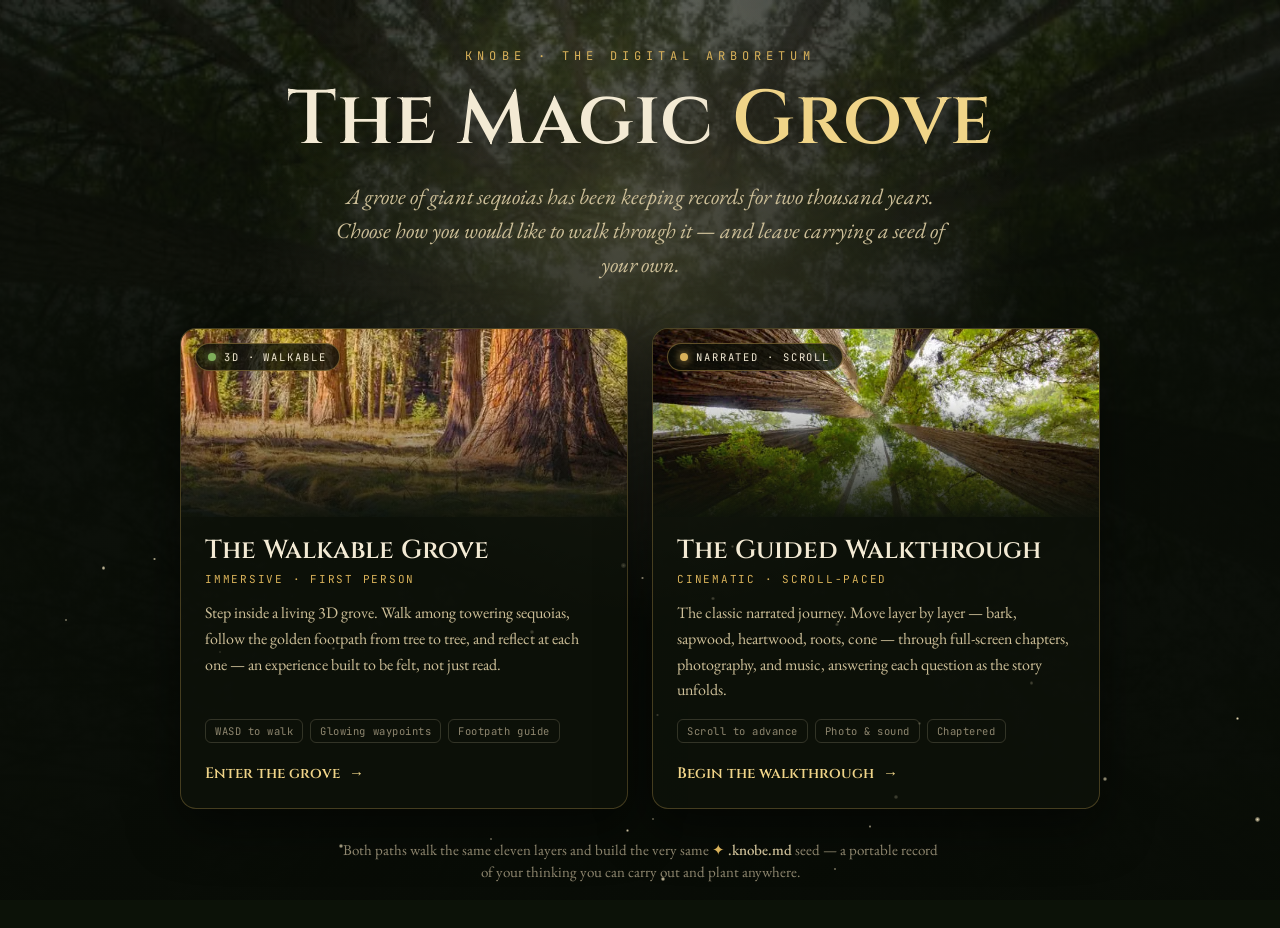
<file: index.html>
<!DOCTYPE html>
<html lang="en">
<head>
<meta charset="utf-8" />
<meta name="viewport" content="width=device-width, initial-scale=1.0" />
<title>The Magic Grove — Enter</title>
<link rel="preconnect" href="https://fonts.googleapis.com" />
<link rel="preconnect" href="https://fonts.gstatic.com" crossorigin />
<link href="https://fonts.googleapis.com/css2?family=Cinzel:wght@400;500;600;700&family=EB+Garamond:ital,wght@0,400;0,500;1,400&family=JetBrains+Mono:wght@400;500&display=swap" rel="stylesheet" />
<style>
  :root{
    --ink:#f3ead4; --ink-soft:#cdbf98; --ink-mute:#8f876f;
    --gold:#d9b25a; --gold-glow:#f0d488; --leaf:#7fae5a;
    --bark:#6b4a30; --bg:#0c1208;
    --display:'Cinzel',Georgia,serif; --body:'EB Garamond',Georgia,serif; --mono:'JetBrains Mono',ui-monospace,monospace;
  }
  *{box-sizing:border-box;margin:0;padding:0}
  html,body{min-height:100%}
  body{
    background:var(--bg); color:var(--ink); font-family:var(--body);
    -webkit-font-smoothing:antialiased; position:relative; overflow-x:hidden;
    display:flex; flex-direction:column; min-height:100dvh;
  }
  /* backdrop */
  .bg{position:fixed; inset:0; z-index:0;
    background:
      radial-gradient(ellipse 90% 70% at 50% 0%, rgba(12,18,8,0.35), rgba(8,12,6,0.92) 78%),
      linear-gradient(180deg, rgba(10,14,7,0.55), rgba(8,11,6,0.96)),
      url('grove/assets/canopy-up.webp') center 22%/cover no-repeat;
    filter:saturate(0.92);
  }
  .bg::after{content:""; position:absolute; inset:0;
    background:radial-gradient(circle at 50% 26%, rgba(255,232,170,0.16), transparent 42%);
    mix-blend-mode:screen;}
  /* drifting motes */
  .motes{position:fixed; inset:0; z-index:1; pointer-events:none; overflow:hidden}
  .mote{position:absolute; width:3px; height:3px; border-radius:50%;
    background:radial-gradient(circle, rgba(255,240,200,0.9), rgba(255,220,150,0));
    animation:drift linear infinite}
  @keyframes drift{0%{transform:translateY(20px) translateX(0); opacity:0}
    10%{opacity:.8}90%{opacity:.7}100%{transform:translateY(-60vh) translateX(30px); opacity:0}}

  .wrap{position:relative; z-index:2; flex:1; display:flex; flex-direction:column;
    align-items:center; justify-content:center; padding:48px 24px 36px; text-align:center}

  .eyebrow{font-family:var(--mono); font-size:12px; letter-spacing:0.42em; text-transform:uppercase;
    color:var(--gold); opacity:0; animation:rise 1s ease .1s forwards}
  h1{font-family:var(--display); font-weight:600; font-size:clamp(38px,7vw,76px);
    line-height:1.02; letter-spacing:0.01em; margin:18px 0 0;
    text-shadow:0 2px 40px rgba(0,0,0,0.6); opacity:0; animation:rise 1.1s ease .25s forwards}
  h1 .light{color:var(--gold-glow)}
  .lede{font-family:var(--body); font-style:italic; font-size:clamp(17px,2.3vw,22px);
    color:var(--ink-soft); max-width:620px; margin:20px auto 0; line-height:1.55;
    opacity:0; animation:rise 1.1s ease .45s forwards}

  .choices{display:grid; grid-template-columns:repeat(2,minmax(0,1fr)); gap:24px;
    width:100%; max-width:920px; margin:46px auto 0}
  @media(max-width:720px){.choices{grid-template-columns:1fr; max-width:440px}}

  .card{position:relative; display:flex; flex-direction:column; text-align:left;
    text-decoration:none; color:inherit; border:1px solid rgba(217,178,90,0.28);
    border-radius:16px; overflow:hidden; background:rgba(14,19,11,0.72);
    box-shadow:0 18px 50px rgba(0,0,0,0.5); transition:transform .35s cubic-bezier(.2,.7,.3,1), border-color .35s, box-shadow .35s;
    opacity:0; transform:translateY(26px); animation:rise 1s ease forwards}
  .card:nth-child(1){animation-delay:.6s}
  .card:nth-child(2){animation-delay:.74s}
  .card:hover{transform:translateY(-6px); border-color:rgba(240,212,136,0.7);
    box-shadow:0 26px 70px rgba(0,0,0,0.62), 0 0 0 1px rgba(240,212,136,0.18)}
  .card .visual{position:relative; height:188px; overflow:hidden}
  .card .visual img{width:100%; height:100%; object-fit:cover; transition:transform .8s ease; transform:scale(1.04)}
  .card:hover .visual img{transform:scale(1.12)}
  .card .visual::after{content:""; position:absolute; inset:0;
    background:linear-gradient(180deg, rgba(12,16,8,0) 35%, rgba(13,18,10,0.95))}
  .badge{position:absolute; top:14px; left:14px; z-index:2; display:flex; align-items:center; gap:8px;
    font-family:var(--mono); font-size:10.5px; letter-spacing:0.18em; text-transform:uppercase;
    color:var(--ink); background:rgba(10,14,7,0.78); border:1px solid rgba(217,178,90,0.4);
    border-radius:999px; padding:6px 12px}
  .badge.b3d .dot{background:var(--leaf); box-shadow:0 0 8px var(--leaf)}
  .badge.bclassic .dot{background:var(--gold); box-shadow:0 0 8px var(--gold)}
  .badge .dot{width:8px; height:8px; border-radius:50%}
  .body{padding:20px 24px 24px; display:flex; flex-direction:column; flex:1}
  .ctitle{font-family:var(--display); font-weight:600; font-size:26px; line-height:1.1}
  .csub{font-family:var(--mono); font-size:11px; letter-spacing:0.16em; text-transform:uppercase;
    color:var(--gold); margin-top:7px}
  .cdesc{font-size:16px; line-height:1.6; color:var(--ink-soft); margin-top:14px; flex:1}
  .cfeats{display:flex; flex-wrap:wrap; gap:7px; margin-top:16px}
  .feat{font-family:var(--mono); font-size:10.5px; letter-spacing:0.05em; color:var(--ink-mute);
    border:1px solid rgba(143,135,111,0.3); border-radius:6px; padding:4px 9px}
  .cgo{display:flex; align-items:center; gap:9px; margin-top:20px;
    font-family:var(--display); font-weight:600; font-size:15px; color:var(--gold-glow)}
  .cgo .arrow{transition:transform .35s ease}
  .card:hover .cgo .arrow{transform:translateX(6px)}

  .footnote{position:relative; z-index:2; margin:30px auto 8px; max-width:640px;
    font-family:var(--body); font-size:15px; color:var(--ink-mute); line-height:1.5;
    opacity:0; animation:rise 1s ease .95s forwards; padding:0 20px}
  .footnote b{color:var(--ink-soft); font-weight:500}
  .seedglyph{color:var(--gold)}

  @keyframes rise{from{opacity:0; transform:translateY(20px)}to{opacity:1; transform:translateY(0)}}
  @media(prefers-reduced-motion:reduce){*{animation:none!important; opacity:1!important; transform:none!important}}
</style>
</head>
<body>
  <div class="bg" aria-hidden="true"></div>
  <div class="motes" id="motes" aria-hidden="true"></div>

  <main class="wrap">
    <div class="eyebrow">KNOBE · The Digital Arboretum</div>
    <h1>The Magic&nbsp;<span class="light">Grove</span></h1>
    <p class="lede">A grove of giant sequoias has been keeping records for two thousand years. Choose how you would like to walk through it — and leave carrying a seed of your own.</p>

    <div class="choices">
      <a class="card" href="sequoia-grove.html">
        <div class="visual">
          <span class="badge b3d"><span class="dot"></span>3D · Walkable</span>
          <img src="grove/assets/grove-meadow.webp" alt="Sunlit grove of giant sequoias" />
        </div>
        <div class="body">
          <div class="ctitle">The Walkable Grove</div>
          <div class="csub">Immersive · First person</div>
          <p class="cdesc">Step inside a living 3D grove. Walk among towering sequoias, follow the golden footpath from tree to tree, and reflect at each one — an experience built to be felt, not just read.</p>
          <div class="cfeats">
            <span class="feat">WASD to walk</span>
            <span class="feat">Glowing waypoints</span>
            <span class="feat">Footpath guide</span>
          </div>
          <div class="cgo">Enter the grove <span class="arrow">→</span></div>
        </div>
      </a>

      <a class="card" href="guided-walkthrough.html">
        <div class="visual">
          <span class="badge bclassic"><span class="dot"></span>Narrated · Scroll</span>
          <img src="grove/assets/grove-lowangle.webp" alt="Looking up the trunks of giant sequoias" />
        </div>
        <div class="body">
          <div class="ctitle">The Guided Walkthrough</div>
          <div class="csub">Cinematic · Scroll-paced</div>
          <p class="cdesc">The classic narrated journey. Move layer by layer — bark, sapwood, heartwood, roots, cone — through full-screen chapters, photography, and music, answering each question as the story unfolds.</p>
          <div class="cfeats">
            <span class="feat">Scroll to advance</span>
            <span class="feat">Photo &amp; sound</span>
            <span class="feat">Chaptered</span>
          </div>
          <div class="cgo">Begin the walkthrough <span class="arrow">→</span></div>
        </div>
      </a>
    </div>

    <p class="footnote">Both paths walk the same eleven layers and build the very same <b><span class="seedglyph">✦</span> .knobe.md</b> seed — a portable record of your thinking you can carry out and plant anywhere.</p>
  </main>

  <script>
    // gentle drifting motes
    (function(){
      const c = document.getElementById('motes');
      const N = window.innerWidth < 700 ? 14 : 26;
      for(let i=0;i<N;i++){
        const m=document.createElement('div'); m.className='mote';
        const s=2+Math.random()*3;
        m.style.left=Math.random()*100+'vw';
        m.style.top=(60+Math.random()*40)+'vh';
        m.style.width=m.style.height=s+'px';
        m.style.animationDuration=(11+Math.random()*16)+'s';
        m.style.animationDelay=(-Math.random()*16)+'s';
        c.appendChild(m);
      }
    })();
  </script>
</body>
</html>
</file>
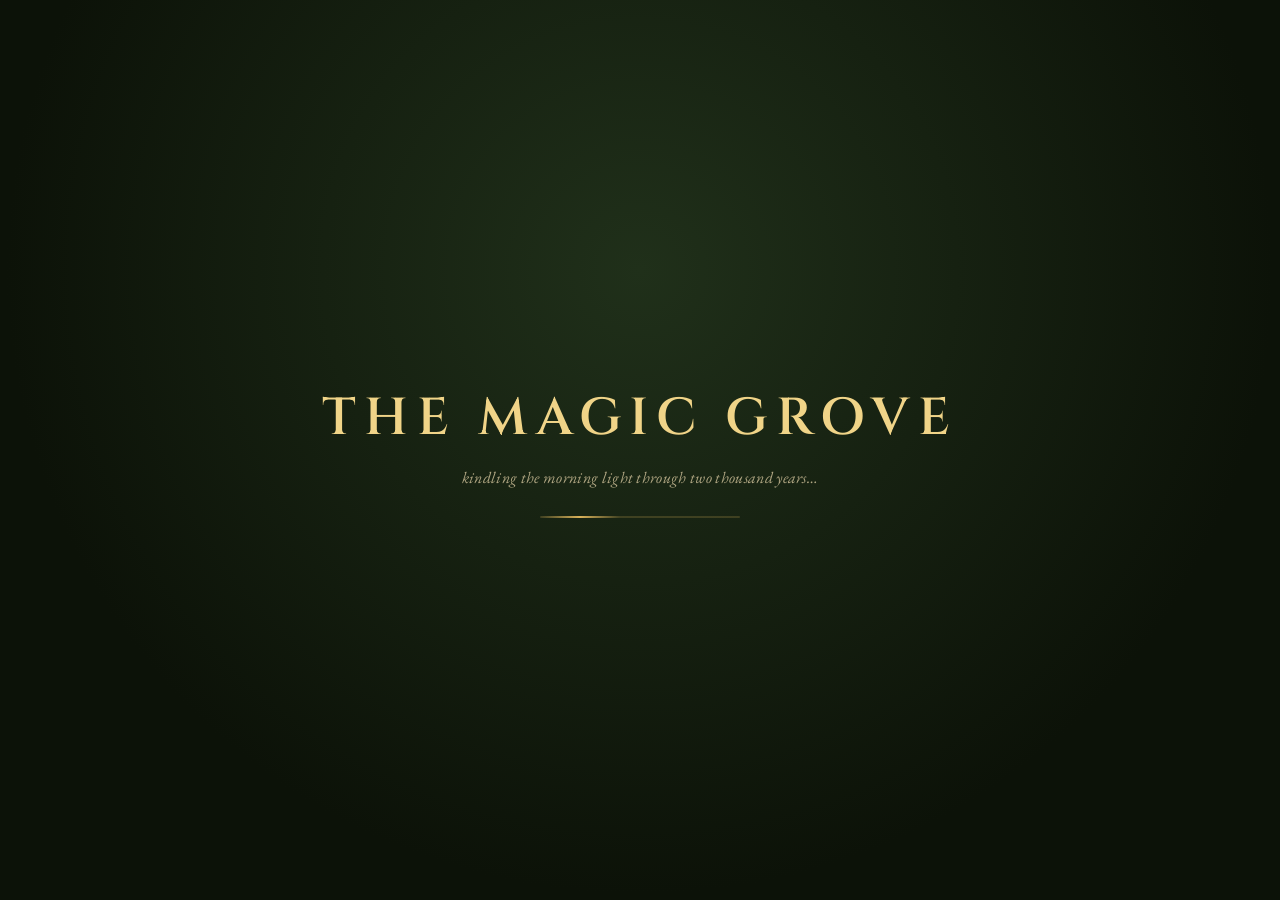
<file: sequoia-grove.html>
<!DOCTYPE html>
<html lang="en">
<head>
<meta charset="utf-8" />
<meta name="viewport" content="width=device-width, initial-scale=1.0" />
<title>The Magic Grove — A Walkable KNOBE Journey</title>
<link rel="preconnect" href="https://fonts.googleapis.com" />
<link rel="preconnect" href="https://fonts.gstatic.com" crossorigin />
<link href="https://fonts.googleapis.com/css2?family=Cinzel:wght@500;600;700&family=EB+Garamond:ital,wght@0,400;0,500;0,600;1,400;1,500&family=JetBrains+Mono:wght@400;500&display=swap" rel="stylesheet" />
<link rel="stylesheet" href="grove/grove.css" />
<script src="https://aframe.io/releases/1.6.0/aframe.min.js"></script>
<style>
  /* photographic canopy behind the name screen */
  #intro{
    background:
      linear-gradient(rgba(8,12,6,0.50), rgba(8,12,6,0.82)),
      url('grove/assets/canopy-up.webp') center 30%/cover no-repeat,
      radial-gradient(ellipse at 50% 20%, #2a3a1f 0%, #0c1208 75%) !important;
  }
  #intro .intro-card{
    background: radial-gradient(ellipse at center, rgba(10,14,8,0.35), rgba(10,14,8,0));
    padding: 30px 26px; border-radius: 18px;
  }
  /* fade-in choreography for the intro copy */
  #intro .eyebrow,#intro h1,#intro .lede,#intro .ask,#intro .name-wrap{
    opacity:0; animation: introRise 1.1s ease forwards;
  }
  #intro h1{animation-delay:.15s}
  #intro .lede.l1{animation-delay:.7s}
  #intro .lede.l2{animation-delay:1.4s}
  #intro .ask{animation-delay:2.1s}
  #intro .name-wrap{animation-delay:2.6s}
  @keyframes introRise{from{opacity:0;transform:translateY(16px)}to{opacity:1;transform:translateY(0)}}
  /* reticle dot for orientation */
  .gaze-pip{background:rgba(14,20,10,0.5);padding:5px 12px;border-radius:999px}

  /* visually-hidden helper for accessible names that stay off-screen */
  .sr-only{position:absolute!important;width:1px;height:1px;padding:0;margin:-1px;
    overflow:hidden;clip:rect(0,0,0,0);white-space:nowrap;border:0}

  /* Heavy backdrop-filter over the live WebGL canvas stalls the slide
     transitions — drop it on the sliding panels and lean on opacity instead. */
  #task{ backdrop-filter:none !important; -webkit-backdrop-filter:none !important;
    background:rgba(19,25,15,0.975) !important; }
  #sidebar{ backdrop-filter:none !important; -webkit-backdrop-filter:none !important;
    background:rgba(9,13,7,0.99) !important; }
  #scrim{ backdrop-filter:none !important; -webkit-backdrop-filter:none !important; }
</style>
</head>
<body>

  <!-- ====================== 3D WORLD ====================== -->
  <a-scene grove-builder background="color: #9fc6e8"
    renderer="colorManagement: true; physicallyCorrectLights: true; toneMapping: ACESFilmic; exposure: 1.05; antialias: true; sortObjects: true; logarithmicDepthBuffer: true"
    vr-mode-ui="enabled: false" device-orientation-permission-ui="enabled: false"
    embedded>
    <a-entity id="cam" camera="fov: 70; near: 0.1; far: 320; active: true"
      look-controls="enabled: false" wasd-controls="enabled: false"
      position="0 8 64"></a-entity>
  </a-scene>

  <!-- ====================== BOOT LOADER ====================== -->
  <div id="boot">
    <div class="boot-inner">
      <div class="boot-mark">THE MAGIC GROVE</div>
      <div class="boot-sub">kindling the morning light through two thousand years…</div>
      <div class="boot-bar"><i></i></div>
    </div>
  </div>

  <!-- ====================== NAME / ENTRY ====================== -->
  <div id="intro">
    <div class="intro-card">
      <div class="eyebrow">A Walkable KNOBE Journey · Knobe.org</div>
      <h1>The Grove Has<br />Been Waiting</h1>
      <p class="lede l1">There is a grove of Giant Sequoias in the mountains of California that has been watching the world for two thousand years. It is enchanted — not in the fairy-tale sense, but in the older sense: something so alive, so deeply rooted, that it cannot help but pay attention.</p>
      <p class="lede l2">The grove has things to share with you. But it is also curious about your life: what you are making, what you are carrying, what you hope survives. Spend about thirty minutes here. When you leave, you will carry a small seed: a digital record of your thinking, structured so any mind, human or machine, can grow with it. Walk among the trees — at each one, the grove asks you something true, and gathers your answers into the seed you carry out.</p>
      <fieldset class="walker-choice">
        <legend>Choose your walker</legend>
        <label class="walker-opt">
          <input type="radio" name="walker" value="male" checked />
          <span class="walker-figure" aria-hidden="true">
            <svg viewBox="0 0 40 80"><circle cx="20" cy="11" r="8"/><path d="M8 24h24l-3 26h-4v26h-5V50h-0V76h-5V50h-4z"/></svg>
          </span>
          <span class="walker-name">Male</span>
        </label>
        <label class="walker-opt">
          <input type="radio" name="walker" value="female" />
          <span class="walker-figure" aria-hidden="true">
            <svg viewBox="0 0 40 80"><circle cx="20" cy="11" r="8"/><path d="M11 24h18l6 30h-5l-1-8v30h-5V56h-8v20h-5V46l-1 8H5z"/></svg>
          </span>
          <span class="walker-name">Female</span>
        </label>
      </fieldset>
      <div class="ask" id="name-ask">What should we call you?</div>
      <div class="name-wrap">
        <input type="text" id="name-input" maxlength="60" autocomplete="off" aria-labelledby="name-ask" placeholder="A name to carry into the grove" />
        <button class="btn" id="enter-btn" disabled>Enter the Grove →</button>
      </div>
    </div>
  </div>

  <!-- ====================== HUD ====================== -->
  <div id="hud">
    <!-- top: title + progress -->
    <div class="hud-top">
      <span class="title">The Grove</span>
      <span class="sep"></span>
      <div class="progress-dots" id="progress"></div>
    </div>

    <!-- on-screen footpath toggle (default on) -->
    <button class="path-toggle on" id="path-toggle" title="Toggle the footpath to your next stop">
      <span class="dot"></span> Footpath&nbsp;<b id="path-state">On</b>
    </button>

    <!-- tools -->
    <nav class="hud-tools" aria-label="Grove tools">
      <a class="tool" id="tool-home" href="index.html" aria-label="Switch view — back to entrance" title="Switch view — back to entrance">
        <svg aria-hidden="true" viewBox="0 0 24 24" fill="none" stroke="currentColor" stroke-width="1.7" stroke-linecap="round" stroke-linejoin="round"><path d="M3 11l9-8 9 8"/><path d="M5 10v10h5v-6h4v6h5V10"/></svg>
      </a>
      <button type="button" class="tool" id="tool-path" aria-label="Show the path to your next stop" title="Show the path to your next stop">
        <svg aria-hidden="true" viewBox="0 0 24 24" fill="none" stroke="currentColor" stroke-width="1.7" stroke-linecap="round" stroke-linejoin="round"><path d="M9 20s-5-1-5-5 4-4 7-4 6-1 6-4-4-4-4-4"/><circle cx="7" cy="20" r="1.4" fill="currentColor" stroke="none"/><circle cx="13" cy="12" r="1.2" fill="currentColor" stroke="none"/><circle cx="17" cy="5" r="1.2" fill="currentColor" stroke="none"/></svg>
      </button>
      <button type="button" class="tool" id="tool-seed" aria-label="Open your seed panel" title="Open your seed panel">
        <svg aria-hidden="true" viewBox="0 0 24 24" fill="none" stroke="currentColor" stroke-width="1.7" stroke-linecap="round" stroke-linejoin="round"><path d="M12 21c-4 0-7-3-7-7 0-5 7-11 7-11s7 6 7 11c0 4-3 7-7 7z"/><path d="M12 21v-9M9 14l3-2 3 2"/></svg>
      </button>
      <div class="tool-group">
        <button type="button" class="tool" id="tool-music" aria-pressed="false" aria-label="Play guiding sound toward your next stop" title="Play guiding sound toward your next stop">
          <svg aria-hidden="true" viewBox="0 0 24 24" fill="none" stroke="currentColor" stroke-width="1.7" stroke-linecap="round" stroke-linejoin="round"><path d="M9 18V5l12-2v13"/><circle cx="6" cy="18" r="3"/><circle cx="18" cy="16" r="3"/></svg>
        </button>
        <label class="tool-volume" id="volume-wrap" hidden>
          <span class="tool-volume-label">Guiding sound volume</span>
          <input type="range" id="volume-slider" min="0" max="100" step="5" value="70"
                 aria-label="Guiding sound volume">
        </label>
      </div>
      <button type="button" class="tool" id="tool-avatar" aria-label="Switch walker" title="Switch walker">
        <svg aria-hidden="true" viewBox="0 0 24 24" fill="none" stroke="currentColor" stroke-width="1.7" stroke-linecap="round" stroke-linejoin="round"><circle cx="12" cy="6" r="3"/><path d="M6 21v-6a6 6 0 0112 0v6"/><path d="M9 14v7M15 14v7"/></svg>
      </button>
      <button type="button" class="tool on" id="tool-voice" aria-pressed="true" aria-label="Turn the spoken voice off (captions stay on)" title="Turn the spoken voice off (captions stay on)">
        <svg aria-hidden="true" viewBox="0 0 24 24" fill="none" stroke="currentColor" stroke-width="1.7" stroke-linecap="round" stroke-linejoin="round"><path d="M11 5L6 9H3v6h3l5 4z"/><path d="M15.5 8.5a5 5 0 010 7"/><path d="M18.5 5.5a9 9 0 010 13"/></svg>
      </button>
      <button type="button" class="tool on" id="tool-captions" aria-pressed="true" aria-label="Turn captions off" title="Turn captions off">
        <svg aria-hidden="true" viewBox="0 0 24 24" fill="none" stroke="currentColor" stroke-width="1.7" stroke-linecap="round" stroke-linejoin="round"><rect x="3" y="5" width="18" height="14" rx="2"/><path d="M10 10a2 2 0 10 0 4M17 10a2 2 0 10 0 4"/></svg>
      </button>
      <button type="button" class="tool" id="tool-night" aria-pressed="false" aria-label="Switch to night grove with fireflies" title="Switch to night grove with fireflies">
        <svg aria-hidden="true" viewBox="0 0 24 24" fill="none" stroke="currentColor" stroke-width="1.7" stroke-linecap="round" stroke-linejoin="round"><path d="M21 12.8A9 9 0 1111.2 3a7 7 0 009.8 9.8z"/></svg>
      </button>
      <button type="button" class="tool" id="tool-fs" aria-label="Toggle fullscreen" title="Toggle fullscreen">
        <svg aria-hidden="true" viewBox="0 0 24 24" fill="none" stroke="currentColor" stroke-width="1.7" stroke-linecap="round" stroke-linejoin="round"><path d="M8 3H5a2 2 0 00-2 2v3m18 0V5a2 2 0 00-2-2h-3m0 18h3a2 2 0 002-2v-3M3 16v3a2 2 0 002 2h3"/></svg>
      </button>
    </nav>

    <!-- movement hint -->
    <div class="hud-hint" id="hud-hint">
      <div class="desktop-only"><b>W A S D</b> walk &nbsp;·&nbsp; <b>drag</b> or <b>arrow keys</b> to look</div>
      <div class="desktop-only" style="margin-top:6px"><b>click</b> ground to walk there &nbsp;·&nbsp; <b>Space</b> jump &nbsp;·&nbsp; <b>Q</b> or hold <b>↑</b> to gaze up</div>
      <div class="desktop-only" style="margin-top:6px">walk up the <b>Mother of the Forest</b> stump to explore its living layers</div>
      <div class="touch-only"><b>joystick</b> to walk &nbsp;·&nbsp; <b>drag</b> to look</div>
      <div class="touch-only" style="margin-top:6px"><b>tap</b> ground to walk there &nbsp;·&nbsp; <b>two fingers</b> to look up</div>
      <div class="touch-only" style="margin-top:6px">walk up the <b>Mother of the Forest</b> stump to explore its living layers</div>
      <div style="margin-top:6px">follow the <b>golden footpath</b> to your next stop</div>
      <button type="button" class="dismiss" id="hint-dismiss" aria-expanded="true" aria-controls="hud-hint">hide controls</button>
    </div>
    <!-- the hint folds into this controller button; press it to bring the text back -->
    <button type="button" class="tool hint-toggle" id="hint-toggle" aria-expanded="false" aria-controls="hud-hint" aria-label="Show the controls" title="Show the controls" hidden>
      <svg aria-hidden="true" viewBox="0 0 24 24" fill="none" stroke="currentColor" stroke-width="1.7" stroke-linecap="round" stroke-linejoin="round"><path d="M6 8h12a4 4 0 014 4v3a3 3 0 01-5.2 2L15 15H9l-1.8 2A3 3 0 012 15v-3a4 4 0 014-4z"/><path d="M7 11v3M5.5 12.5h3"/><circle cx="16" cy="11.5" r="0.9" fill="currentColor" stroke="none"/><circle cx="18.5" cy="13.5" r="0.9" fill="currentColor" stroke="none"/></svg>
    </button>

    <!-- gaze pip -->
    <div class="gaze-pip">hold <b>Q</b> or <b>↑</b> to look up into the canopy</div>

    <!-- the look-up canopy reading (appears while gazing up) -->
    <div id="canopy-note" class="canopy-note" hidden>
      <button type="button" class="cn-min" id="cn-min" aria-expanded="true" aria-controls="cn-body" aria-label="Minimize the looking-up reading" title="Minimize">–</button>
      <div class="cn-sup">Looking up</div>
      <div id="cn-body" role="status" aria-live="polite">
        <div class="cn-title" id="cn-title"></div>
        <p class="cn-text" id="cn-text"></p>
      </div>
    </div>

    <!-- the Mother's ring reader (appears while standing on the stump) -->
    <div id="ring-reader" class="ring-reader" hidden>
      <div class="rr-sup">On the Mother of the Forest</div>
      <div class="rr-band" id="rr-band"></div>
      <div class="rr-year" id="rr-year"></div>
      <div class="rr-event" id="rr-event"></div>
      <div class="rr-note">walk toward the center to read older rings · years approximate</div>
    </div>
    <p id="rr-live" class="sr-only" role="status" aria-live="polite"></p>

    <!-- proximity prompt -->
    <div id="prompt"></div>
  </div>

  <!-- Captions: the line the voice is saying, as it says it, at the bottom of
       the screen. aria-hidden because the whole passage also reaches assistive
       technology once through #nar-live. Stop is the audio-control (1.4.2). -->
  <div id="captions-bar" class="captions-bar" hidden>
    <p id="captions" class="captions" aria-hidden="true"></p>
    <button type="button" class="cap-stop" id="nar-stop">Stop</button>
  </div>
  <p id="nar-live" class="sr-only" role="status" aria-live="polite"></p>

  <!-- ====================== TASK PANEL ====================== -->
  <!-- SR live region kept OUTSIDE the dialog so it is never inside an
       aria-hidden / inert subtree (announcements would otherwise be dropped). -->
  <p id="task-live" class="sr-only" role="status" aria-live="polite"></p>
  <div id="scrim"></div>
  <aside id="task" role="dialog" aria-modal="true" aria-labelledby="task-title" aria-hidden="true" inert>
    <div class="task-head">
      <div class="layer" id="task-layer">Layer</div>
      <h2 id="task-title">Station</h2>
      <div class="sub" id="task-sub">subtitle</div>
      <button type="button" class="task-close" id="task-close" aria-label="Close (Esc)">✕</button>
    </div>
    <div class="task-body" id="task-body" tabindex="0"></div>
    <div class="task-foot">
      <span class="saved" id="task-saved" role="status" aria-live="polite">✓ saved to your seed</span>
      <button class="btn ghost" id="task-walkon">Walk on →</button>
    </div>
  </aside>

  <!-- ====================== SEED SIDEBAR ====================== -->
  <button id="seed-toggle" aria-expanded="false" aria-controls="sidebar">▸ your seed · .knobe.md</button>
  <aside id="sidebar" aria-label="Your seed preview">
    <button type="button" class="sb-close" id="sb-close">✕ close</button>
    <h3>Your Seed</h3>
    <div class="filename" id="seed-filename">seed.knobe.md</div>
    <div id="knobe-preview"></div>
  </aside>

  <!-- ====================== TOUCH JOYSTICK ====================== -->
  <div id="joy" aria-hidden="true"><i></i></div>

  <!-- ====================== TOAST ====================== -->
  <div id="toast" role="status" aria-live="polite" aria-atomic="true"></div>

  <!-- ====================== SCRIPTS ====================== -->
  <script src="grove/grove-data.js"></script>
  <script src="grove/sequoia.js"></script>
  <script src="grove/grove-env.js"></script>
  <script src="grove/grove-player.js"></script>
  <script src="grove/grove-stations.js"></script>
  <script src="grove/grove-knobe.js"></script>
  <script src="grove/grove-spatial.js"></script>
  <script src="grove/grove-sapwood.js"></script>
  <script src="grove/grove-voice-core.js"></script>
  <script src="grove/grove-narrator.js"></script>
  <script src="grove/grove-mother.js"></script>
  <script src="grove/grove-finale.js"></script>
  <script src="grove/grove-ui.js"></script>
  <script>
  (function () {
    var scene = document.querySelector('a-scene');
    var booted = false;

    scene.addEventListener('grove-ready', function () {
      if (booted) return; booted = true;

      // WebGL context-loss guard — preventDefault lets three.js rebuild GPU
      // resources on restore instead of leaving a blank/green canvas.
      var cv = scene.canvas;
      if (cv) {
        cv.addEventListener('webglcontextlost', function (e) {
          e.preventDefault();
          if (window.GROVE.ui) window.GROVE.ui.toast('Restoring the grove…');
        }, false);
        cv.addEventListener('webglcontextrestored', function () {
          try {
            scene.renderer.compile(scene.object3D, scene.camera);
            scene.renderer.render(scene.object3D, scene.camera);
          } catch (err) {}
          if (window.GROVE.ui) window.GROVE.ui.toast('The grove returns.');
        }, false);
      }

      // 1 · wire the systems together
      window.GROVE.player.init(scene);
      window.GROVE.stations.build(scene.object3D);
      window.GROVE.ui.init();
      window.GROVE.narrator.init();
      window.GROVE.mother.init();
      window.GROVE.knobe.updatePreview();
      window.GROVE.stations.refresh();

      // 2 · per-frame marker animation (env ticks shafts/motes; player ticks camera)
      if (!scene.components['stationsdriver']) {
        AFRAME.registerComponent('stationsdriver', {
          tick: function (t) {
            if (window.GROVE.stations) window.GROVE.stations.tick(t);
            if (window.GROVE.mother) window.GROVE.mother.tick(t / 1000);
          }
        });
        scene.setAttribute('stationsdriver', '');
      }

      // 3 · freeze the walker until the visitor enters
      window.GROVE.player.freeze(true);

      // 4 · dismiss the boot loader
      var boot = document.getElementById('boot');
      setTimeout(function () { boot.classList.add('gone'); setTimeout(function () { boot.remove(); }, 1000); }, 400);
    });

    // ---- name / entry ----
    var nameInput = document.getElementById('name-input');
    var enterBtn = document.getElementById('enter-btn');
    var intro = document.getElementById('intro');

    nameInput.addEventListener('input', function () {
      enterBtn.disabled = nameInput.value.trim().length < 1;
    });
    nameInput.addEventListener('keydown', function (e) {
      if (e.key === 'Enter' && nameInput.value.trim()) enterGrove();
    });
    enterBtn.addEventListener('click', enterGrove);

    var hintTimer = null;
    function enterGrove() {
      var name = nameInput.value.trim();
      if (!name) return;
      window.GROVE.knobe.setName(name);
      window.GROVE.narrator.preload();   // warm the Piper voice on this gesture
      intro.classList.add('gone');
      setTimeout(function () { intro.remove(); }, 1000);
      window.GROVE.player.freeze(false);
      window.GROVE.ui.toast('Walk toward the leaning gateway — the Threshold awaits, ' + name + '.');
      // The movement hint stays until the visitor dismisses it (SC 2.2.1).
    }

    // The controls text folds into a controller button (and back) instead of vanishing.
    function showHint(on) {
      var h = document.getElementById('hud-hint'), t = document.getElementById('hint-toggle');
      if (h) h.hidden = !on;
      if (t) { t.hidden = on; t.setAttribute('aria-expanded', on ? 'true' : 'false'); }
      if (on) { var d = document.getElementById('hint-dismiss'); if (d) d.focus(); }
      else if (t) t.focus();
    }
    document.getElementById('hint-dismiss').addEventListener('click', function () { showHint(false); });
    document.getElementById('hint-toggle').addEventListener('click', function () { showHint(true); });

    // ---- walk-on button inside the task panel ----
    document.getElementById('task-walkon').addEventListener('click', function () {
      window.GROVE.ui.closeTask();
      var next = null, list = window.GROVE.STATIONS, S = window.GROVE.stations;
      for (var i = 0; i < list.length; i++) {
        if (!S.isComplete(list[i])) { next = list[i]; break; }
      }
      if (next) window.GROVE.ui.toast('Your seed is growing — next: ' + next.num + ' · ' + next.title);
      else if (window.GROVE.finale && window.GROVE.finale.taken) window.GROVE.ui.toast('Every tree has spoken. Your seed waits in the trophy where you began.');
      else window.GROVE.ui.toast('Every tree has spoken. Seal your seed at the visitor’s center.');
    });
  })();
  </script>
</body>
</html>
</file>
<file: grove/grove.css>
/* ===================================================================
   grove.css — UI chrome for the walkable Sequoia Grove.
   Forest-dark with warm gold accents. Cinzel / EB Garamond / mono.
   =================================================================== */
:root {
  --bark: #6b4a30;
  --bark-lit: #c08a5a;
  --sapwood: #d9b25a;
  --sapwood-glow: #f0d488;
  --leaf: #7fae5a;
  --leaf-deep: #4a6a34;
  --gold: #d9b25a;

  /* Interactive-area buttons (HUD tools + path pill): a bright yellow fill so
     controls stand out from the 3D scene, with a near-black glyph/text for
     accessible contrast (>=4.5:1 — verified ~11:1 on yellow, ~6.9:1 on green). */
  --btn-yellow: #f2c84b;
  --btn-yellow-hi: #ffd766;
  --btn-yellow-edge: #8a6a14;
  --btn-ink: #201700;
  --btn-on: #7fae5a;
  --btn-on-hi: #93c06d;
  --btn-on-edge: #2f4a1d;

  --ink: #f3ead4;
  --ink-soft: #cdbf98;
  --ink-mute: #a89f82;

  --panel: rgba(20, 26, 16, 0.92);
  --panel-edge: rgba(120, 150, 86, 0.34);
  --field-bg: rgba(12, 16, 9, 0.7);

  --font-display: 'Cinzel', Georgia, serif;
  --font-body: 'EB Garamond', Georgia, serif;
  --font-mono: 'JetBrains Mono', ui-monospace, 'SF Mono', Menlo, monospace;
}

* { box-sizing: border-box; }
html, body {
  margin: 0; height: 100%; overflow: hidden;
  background: #0c1208; color: var(--ink);
  font-family: var(--font-body);
  -webkit-font-smoothing: antialiased;
}
a-scene, .a-canvas { position: fixed; inset: 0; }
/* The 3D viewport owns its own gestures (orbit, two-finger gaze, double-tap
   throw); keep the browser from hijacking them as pan / pinch-zoom. The text
   experience lives on the guided walkthrough, which stays fully zoomable. */
.a-canvas { touch-action: none; }

/* ---------------- BOOT ---------------- */
#boot {
  position: fixed; inset: 0; z-index: 90; display: grid; place-items: center;
  background: radial-gradient(ellipse at 50% 30%, #20301a 0%, #0c1208 70%);
  color: var(--sapwood); transition: opacity 1s ease;
}
#boot .boot-inner { text-align: center; }
#boot .boot-mark {
  font-family: var(--font-display); font-size: clamp(28px, 5vw, 52px);
  letter-spacing: 0.16em; font-weight: 600; color: var(--sapwood-glow);
}
#boot .boot-sub {
  margin-top: 14px; font-family: var(--font-body); font-style: italic;
  color: var(--ink-soft); letter-spacing: 0.02em; font-size: 16px; opacity: 0.85;
}
#boot .boot-bar {
  margin: 28px auto 0; width: 200px; height: 2px; background: rgba(217,178,90,0.2);
  border-radius: 2px; overflow: hidden;
}
#boot .boot-bar i { display: block; height: 100%; width: 40%;
  background: linear-gradient(90deg, transparent, var(--sapwood), transparent);
  animation: bootslide 1.3s ease-in-out infinite; }
@keyframes bootslide { 0% { transform: translateX(-120%);} 100% { transform: translateX(360%);} }
#boot.gone { opacity: 0; pointer-events: none; }

/* ---------------- NAME / ENTRY ---------------- */
#intro {
  position: fixed; inset: 0; z-index: 80; display: grid; place-items: safe center;
  overflow-y: auto;
  background:
    linear-gradient(rgba(8,12,6,0.55), rgba(8,12,6,0.78)),
    radial-gradient(ellipse at 50% 20%, #2a3a1f 0%, #0c1208 75%);
  transition: opacity 1s ease; padding: 24px;
}
#intro.gone { opacity: 0; pointer-events: none; }
#intro .intro-card { max-width: 620px; text-align: center; }
#intro .eyebrow {
  font-family: var(--font-mono); font-size: 12px; letter-spacing: 0.32em;
  text-transform: uppercase; color: var(--gold); opacity: 0.85; margin-bottom: 22px;
}
#intro h1 {
  font-family: var(--font-display); font-weight: 600; line-height: 1.1;
  font-size: clamp(34px, 6vw, 64px); margin: 0 0 8px; color: var(--ink); letter-spacing: 0.02em;
}
#intro .lede {
  font-size: clamp(17px, 2.4vw, 21px); color: var(--ink-soft); line-height: 1.6;
  margin: 18px auto 6px; max-width: 540px; font-style: italic;
}
#intro .ask {
  font-family: var(--font-display); font-size: clamp(20px, 3vw, 26px);
  color: var(--sapwood-glow); margin: 34px 0 16px; font-weight: 500;
}
.name-wrap { display: flex; gap: 12px; justify-content: center; flex-wrap: wrap; }
#name-input {
  background: var(--field-bg); border: 1px solid var(--panel-edge);
  color: var(--ink); font-family: var(--font-body); font-size: 19px;
  padding: 13px 18px; border-radius: 8px; width: min(320px, 70vw); text-align: center;
  outline: none; transition: border-color 0.3s;
}
#name-input:focus { border-color: var(--sapwood); }
#name-input::placeholder { color: var(--ink-mute); font-style: italic; }

.btn {
  font-family: var(--font-display); font-size: 15px; letter-spacing: 0.06em;
  background: linear-gradient(180deg, rgba(217,178,90,0.16), rgba(217,178,90,0.06));
  border: 1px solid var(--sapwood); color: var(--sapwood-glow);
  padding: 13px 26px; border-radius: 8px; cursor: pointer; transition: all 0.25s;
}
.btn:hover { background: rgba(217,178,90,0.24); color: #fff; transform: translateY(-1px); }
.btn:disabled { opacity: 0.4; cursor: not-allowed; transform: none; }
.btn.ghost { background: transparent; border-color: var(--panel-edge); color: var(--ink-soft); }
.btn.ghost:hover { border-color: var(--leaf); color: var(--leaf); }
.btn.leaf { border-color: var(--leaf); color: #cfe6b4; }
.btn.leaf:hover { background: rgba(127,174,90,0.2); }

/* Reset for <button> elements used as icon/close controls so they keep
   the prior visual appearance after the semantic upgrade from <div>/<span>. */
button.task-close, button.dismiss, button.sb-close {
  font: inherit; color: inherit; background: inherit; text-align: inherit;
  -webkit-appearance: none; appearance: none;
}
/* HUD tools carry their own yellow fill (see .tool). Strip native chrome only —
   do NOT reset color/background here, or the more specific button.tool selector
   would override the yellow .tool fill. */
button.tool {
  font: inherit; text-align: inherit;
  -webkit-appearance: none; appearance: none;
}

/* Visible keyboard focus indicator (SC 2.4.7) for every interactive element. */
a:focus-visible, button:focus-visible, input:focus-visible, textarea:focus-visible,
.tool:focus-visible, .path-toggle:focus-visible, .dismiss:focus-visible,
.sb-close:focus-visible, .task-close:focus-visible {
  outline: 2px solid var(--sapwood-glow);
  outline-offset: 2px;
}

/* ---------------- HUD ---------------- */
#hud { position: fixed; inset: 0; z-index: 40; pointer-events: none; }
#hud > * { pointer-events: auto; }

.hud-top {
  position: absolute; top: 18px; left: 50%; transform: translateX(-50%);
  display: flex; align-items: center; gap: 14px;
  background: rgba(16,22,12,0.9); border: 1px solid var(--panel-edge);
  border-radius: 999px; padding: 8px 18px;
}
.hud-top .title { font-family: var(--font-display); font-size: 14px; letter-spacing: 0.12em; color: var(--sapwood); }
.hud-top .sep { width: 1px; height: 18px; background: var(--panel-edge); }
.progress-dots { display: flex; gap: 6px; }
.progress-dots i {
  width: 9px; height: 9px; border-radius: 50%; background: rgba(217,178,90,0.22);
  border: 1px solid rgba(217,178,90,0.4); transition: all 0.4s;
}
.progress-dots i.done { background: var(--leaf); border-color: var(--leaf); box-shadow: 0 0 8px rgba(127,174,90,0.7); }
.progress-dots i.next { background: var(--sapwood); border-color: var(--sapwood-glow); box-shadow: 0 0 9px var(--sapwood); }

.hud-tools { position: absolute; top: 16px; right: 16px; display: flex; flex-direction: column; gap: 10px; }
.tool {
  width: 44px; height: 44px; display: grid; place-items: center; cursor: pointer;
  background: var(--btn-yellow); border: 1px solid var(--btn-yellow-edge);
  border-radius: 10px; color: var(--btn-ink); transition: all 0.2s;
  box-shadow: 0 2px 10px rgba(0,0,0,0.45);
}
.tool:hover { background: var(--btn-yellow-hi); border-color: var(--btn-ink); color: var(--btn-ink); }
.tool svg { width: 20px; height: 20px; }
/* Toggled-on state turns green so it reads as clearly distinct from the
   default yellow; the dark glyph keeps an accessible contrast ratio. */
.tool.on { background: var(--btn-on); border-color: var(--btn-on-edge); color: var(--btn-ink); }
.tool.on:hover { background: var(--btn-on-hi); border-color: var(--btn-ink); }
a.tool { text-decoration: none; }
#tool-home { background: var(--btn-yellow); border-color: var(--btn-yellow-edge); color: var(--btn-ink); }
#tool-home:hover { background: var(--btn-yellow-hi); color: var(--btn-ink); border-color: var(--btn-ink); }
/* Keyboard focus must remain visible on the yellow/green fill: a dark ring
   hugging the button plus an outer light halo against the 3D scene (SC 2.4.7). */
.tool:focus-visible, .path-toggle:focus-visible {
  outline: 3px solid var(--btn-ink); outline-offset: 2px;
  box-shadow: 0 0 0 5px var(--sapwood-glow);
}

/* guiding-sound volume — a small flyout to the left of the music button,
   shown only while the sound is on (hearing differs; visitor sets the level) */
.tool-group { position: relative; display: grid; place-items: center; }
.tool-volume {
  position: absolute; top: 50%; right: calc(100% + 8px); transform: translateY(-50%);
  display: flex; flex-direction: column; gap: 5px; width: 158px; padding: 9px 11px;
  background: rgba(16,22,12,0.95); border: 1px solid var(--panel-edge); border-radius: 10px;
}
.tool-volume[hidden] { display: none; }
.tool-volume-label { font-size: 11px; line-height: 1.2; color: var(--ink-soft); white-space: nowrap; }
.tool-volume input[type="range"] { width: 100%; accent-color: var(--leaf); cursor: pointer; }
.tool-volume input[type="range"]:focus-visible { outline: 2px solid var(--leaf); outline-offset: 2px; }

.hud-hint {
  position: absolute; bottom: 16px; left: 16px;
  background: rgba(16,22,12,0.9); border: 1px solid var(--panel-edge);
  border-radius: 10px; padding: 10px 14px; font-size: 13px; color: var(--ink-soft); max-width: 260px; line-height: 1.5;
}
.hud-hint b { color: var(--sapwood); font-family: var(--font-mono); font-size: 11px;
  background: rgba(217,178,90,0.12); padding: 1px 6px; border-radius: 4px; }
.hud-hint .dismiss { color: var(--ink-soft); cursor: pointer; font-size: 11px; margin-top: 6px; display: inline-block; padding: 2px 4px; }
.hud-hint .dismiss:hover { color: var(--sapwood); }

#prompt {
  position: absolute; bottom: 34px; left: 50%; transform: translateX(-50%) translateY(16px);
  display: flex; align-items: center; gap: 16px; text-align: left;
  background: rgba(18,26,14,0.97); border: 1px solid var(--sapwood);
  border-radius: 14px; padding: 14px 22px 14px 14px;
  opacity: 0; pointer-events: none; transition: all 0.35s;
  box-shadow: 0 10px 40px rgba(0,0,0,0.5);
}
#prompt.show { opacity: 1; transform: translateX(-50%) translateY(0); pointer-events: auto; }
#prompt .p-badge {
  flex: 0 0 auto; width: 46px; height: 46px; border-radius: 50%;
  display: grid; place-items: center; font-family: var(--font-display); font-weight: 700;
  font-size: 22px; color: #2a1c06;
  background: radial-gradient(circle at 35% 30%, #fff2cc, #e8b948);
  box-shadow: 0 0 16px rgba(255,210,90,0.5);
}
#prompt.is-done .p-badge { background: radial-gradient(circle at 35% 30%, #cdeeb6, #6aa84c); color: #1d320d; box-shadow: 0 0 14px rgba(127,174,90,0.5); }
#prompt.is-upcoming { border-color: var(--panel-edge); }
#prompt.is-upcoming .p-badge { background: radial-gradient(circle at 35% 30%, #5a5236, #2c2616); color: var(--sapwood-glow); box-shadow: none; }
#prompt .p-main { display: flex; flex-direction: column; }
#prompt .p-layer { font-family: var(--font-mono); font-size: 11px; letter-spacing: 0.2em;
  text-transform: uppercase; color: var(--gold); }
#prompt .p-layer b { color: var(--sapwood-glow); font-weight: 600; }
#prompt .p-title { font-family: var(--font-display); font-size: 20px; color: var(--ink); margin: 3px 0 6px; }
#prompt .p-cta { font-size: 14px; color: var(--ink-soft); }
/* The "press I" affordance is a real <button>; reset native chrome and give
   it the yellow chip treatment so it stands out and stays keyboard-operable. */
#prompt .p-key {
  font-family: var(--font-mono); font-size: 12px; color: var(--btn-ink);
  background: var(--btn-yellow); border: 1px solid var(--btn-yellow-edge);
  border-radius: 6px; padding: 2px 9px; margin: 0 3px;
  cursor: pointer; display: inline-block; -webkit-appearance: none; appearance: none;
  font-weight: 600;
}
#prompt .p-key:hover { background: var(--btn-yellow-hi); }
#prompt .p-key:focus-visible { outline: 3px solid var(--btn-ink); outline-offset: 2px; box-shadow: 0 0 0 5px var(--sapwood-glow); }
#prompt .p-done { color: var(--leaf); font-size: 13px; margin-top: 4px; }

#tool-path.on { box-shadow: 0 0 10px rgba(127,174,90,0.45); }

/* on-screen footpath toggle pill — yellow so it stands out from the scene */
.path-toggle {
  position: absolute; top: 62px; left: 50%; transform: translateX(-50%);
  display: flex; align-items: center; gap: 8px;
  background: var(--btn-yellow); border: 1px solid var(--btn-yellow-edge);
  border-radius: 999px; padding: 7px 15px; cursor: pointer; color: var(--btn-ink);
  font-family: var(--font-mono); font-size: 11px; letter-spacing: 0.12em; text-transform: uppercase; transition: all 0.2s;
  box-shadow: 0 2px 10px rgba(0,0,0,0.45);
}
.path-toggle:hover { background: var(--btn-yellow-hi); border-color: var(--btn-ink); color: var(--btn-ink); }
.path-toggle .dot { width: 9px; height: 9px; border-radius: 50%; background: var(--btn-ink); opacity: 0.4; transition: all 0.2s; }
.path-toggle.on { background: var(--btn-on); border-color: var(--btn-on-edge); color: var(--btn-ink); }
.path-toggle.on .dot { background: var(--btn-ink); opacity: 1; box-shadow: 0 0 6px rgba(32,23,0,0.5); }
.path-toggle b { font-weight: 600; color: inherit; }
@media (max-width: 600px) { .path-toggle { top: 58px; font-size: 10px; padding: 6px 12px; } }

/* ---------------- TASK PANEL ---------------- */
#scrim {
  position: fixed; inset: 0; z-index: 55; background: rgba(6,9,4,0.55);
  opacity: 0; pointer-events: none; transition: opacity 0.45s;
}
#scrim.show { opacity: 1; pointer-events: auto; }

#task {
  position: fixed; top: 0; right: 0; height: 100%; width: min(560px, 94vw); z-index: 60;
  background: var(--panel); border-left: 1px solid var(--panel-edge);
  box-shadow: -20px 0 60px rgba(0,0,0,0.5);
  transform: translateX(102%); transition: transform 0.5s cubic-bezier(.5,.05,.2,1);
  display: flex; flex-direction: column;
}
#task.show { transform: translateX(0); }
.task-head { padding: 26px 30px 16px; border-bottom: 1px solid rgba(120,150,86,0.18); position: relative; }
.task-head .layer { font-family: var(--font-mono); font-size: 11px; letter-spacing: 0.26em;
  text-transform: uppercase; color: var(--gold); }
.task-head h2 { font-family: var(--font-display); font-weight: 600; font-size: 30px; margin: 6px 0 2px; color: var(--ink); }
.task-head .sub { font-style: italic; color: var(--ink-soft); font-size: 16px; }
.task-close {
  position: absolute; top: 20px; right: 22px; width: 44px; height: 44px; border-radius: 8px;
  display: grid; place-items: center; cursor: pointer; color: var(--ink-soft);
  border: 1px solid var(--panel-edge); background: rgba(0,0,0,0.2); transition: all 0.2s;
}
.task-close:hover { color: var(--sapwood-glow); border-color: var(--sapwood); }

.task-body { padding: 22px 30px 30px; overflow-y: auto; flex: 1; }
.task-body .intro p { font-size: 17px; line-height: 1.66; color: var(--ink-soft); margin: 0 0 14px; }

.qblock {
  background: var(--field-bg); border: 1px solid rgba(120,150,86,0.28);
  border-radius: 10px; padding: 20px 22px; margin: 20px 0;
}
.qblock .qlabel { font-family: var(--font-mono); font-size: 11px; letter-spacing: 0.14em;
  text-transform: uppercase; color: var(--leaf); margin-bottom: 9px; }
.qblock .qtext { font-family: var(--font-display); font-size: 17px; line-height: 1.5;
  color: var(--ink); margin-bottom: 14px; font-weight: 500; }
.qblock textarea {
  width: 100%; min-height: 110px; resize: vertical;
  background: rgba(8,11,6,0.8); border: 1px solid rgba(120,150,86,0.3);
  border-radius: 8px; color: var(--ink); font-family: var(--font-body); font-size: 16px;
  line-height: 1.5; padding: 12px 14px; outline: none; transition: border-color 0.3s;
}
.qblock textarea:focus { border-color: var(--sapwood); }
.qblock textarea::placeholder { color: var(--ink-mute); font-style: italic; }
.qblock .knobe-tag { font-family: var(--font-mono); font-size: 10.5px; color: var(--ink-mute);
  margin-top: 9px; letter-spacing: 0.03em; }
.qblock .knobe-tag b { color: var(--sapwood); font-weight: 500; }

.grove-key {
  border-left: 2px solid var(--leaf); background: rgba(74,106,52,0.12);
  padding: 12px 16px; border-radius: 0 8px 8px 0; margin-top: 22px;
  font-size: 14px; color: var(--ink-soft); line-height: 1.5;
}
.grove-key b { color: var(--leaf); font-family: var(--font-mono); font-size: 11px;
  letter-spacing: 0.08em; text-transform: uppercase; display: block; margin-bottom: 4px; }

.task-foot { padding: 16px 30px; border-top: 1px solid rgba(120,150,86,0.18);
  display: flex; gap: 12px; justify-content: space-between; align-items: center; }
.task-foot .saved { font-size: 13px; color: var(--leaf); opacity: 0; transition: opacity 0.3s; }
.task-foot .saved.show { opacity: 1; }

.export-row { display: flex; gap: 10px; flex-wrap: wrap; margin: 18px 0 6px; }
.export-row .btn { flex: 1; min-width: 150px; font-size: 13px; padding: 12px 14px; }
.recall {
  background: rgba(217,178,90,0.06); border: 1px solid rgba(217,178,90,0.24);
  border-radius: 10px; padding: 16px 18px; margin: 8px 0 18px;
}
.recall .rl { font-family: var(--font-mono); font-size: 10.5px; letter-spacing: 0.16em;
  text-transform: uppercase; color: var(--gold); margin-bottom: 8px; }
.recall .rt { font-style: italic; color: var(--ink-soft); line-height: 1.55; font-size: 15px; }
.keymap { margin-top: 18px; display: grid; gap: 7px; }
.keymap .kr { display: flex; justify-content: space-between; gap: 14px; font-size: 13.5px;
  border-bottom: 1px dotted rgba(120,150,86,0.2); padding-bottom: 6px; }
.keymap .kr b { color: var(--sapwood); font-family: var(--font-display); font-weight: 600; min-width: 92px; }
.keymap .kr span { color: var(--ink-soft); text-align: right; }

/* ---------------- STATION IMAGERY ---------------- */
.station-fig { margin: 4px 0 20px; }
.station-fig img {
  display: block; width: 100%; height: auto; border-radius: 10px;
  border: 1px solid rgba(120,150,86,0.28); background: var(--field-bg);
}
.station-fig figcaption { font-size: 13px; color: var(--ink-mute); font-style: italic;
  line-height: 1.5; margin-top: 8px; }
.station-fig.wide { margin: 14px 0 6px; }

/* ---------------- LIVE SHA-256 READOUT ---------------- */
.livehash {
  background: rgba(8,11,6,0.82); border: 1px solid rgba(217,178,90,0.3);
  border-radius: 10px; padding: 16px 18px; margin: 20px 0;
}
.lh-label { font-family: var(--font-mono); font-size: 10.5px; letter-spacing: 0.14em;
  text-transform: uppercase; color: var(--gold); margin-bottom: 10px; }
.lh-value { display: block; font-family: var(--font-mono); font-size: 13px; line-height: 1.7;
  color: var(--sapwood-glow); word-break: break-all; }
.lh-note { font-size: 12.5px; color: var(--ink-mute); line-height: 1.5; margin-top: 10px; }
.hx-flip { display: inline-block; color: var(--leaf); animation: hx-pop 0.35s ease-out; }
@keyframes hx-pop {
  0% { transform: translateY(-2px) scale(1.18); color: #cfe6b4; }
  100% { transform: none; }
}

/* ---------------- EXPLORE THE LIVING LAYERS ---------------- */
.layers-explore {
  border: 1px solid rgba(120,150,86,0.26); border-radius: 10px;
  background: rgba(74,106,52,0.08); margin: 20px 0; overflow: hidden;
}
.layers-explore > summary {
  cursor: pointer; padding: 14px 18px; font-family: var(--font-display);
  font-size: 16px; color: var(--leaf); font-weight: 600; list-style: none;
}
.layers-explore > summary::-webkit-details-marker { display: none; }
.layers-explore > summary::before { content: '▸ '; color: var(--sapwood); }
.layers-explore[open] > summary::before { content: '▾ '; }
.layers-explore > summary:hover { color: #cfe6b4; }
.layers-explore[open] > summary { border-bottom: 1px solid rgba(120,150,86,0.2); }
.layers-explore .station-fig,
.layers-explore .keymap { padding: 0 18px; }
.layers-explore .station-fig { padding-top: 16px; }
.layers-explore .keymap { padding-bottom: 18px; }

.task-note { font-size: 13.5px; color: var(--ink-mute); font-style: italic;
  line-height: 1.55; margin: 8px 0 4px; }

/* ---------------- FALLEN-LOG CROSS-SECTION EXHIBIT ---------------- */
#prompt.is-exhibit { border-color: var(--leaf); }
#prompt.is-exhibit .p-badge {
  background: radial-gradient(circle at 35% 30%, #cdeeb6, #6aa84c);
  color: #1d320d; box-shadow: 0 0 16px rgba(127,174,90,0.5);
}

.xsec { display: flex; flex-direction: column; gap: 16px; }
.seg {
  display: flex; gap: 6px; padding: 5px; border-radius: 12px;
  background: var(--field-bg); border: 1px solid var(--panel-edge);
}
.seg-btn {
  flex: 1; padding: 10px 12px; border: 0; border-radius: 8px; cursor: pointer;
  font-family: var(--font-display); font-size: 15px; background: transparent;
  color: var(--ink-soft); transition: background 0.2s, color 0.2s;
}
.seg-btn:hover { color: var(--ink); }
.seg-btn[aria-selected="true"] {
  background: rgba(127,174,90,0.18); color: var(--ink);
  box-shadow: inset 0 0 0 1px rgba(127,174,90,0.45);
}
.seg-btn:focus-visible { outline: 2px solid var(--sapwood-glow); outline-offset: 2px; }
.xpanel:focus-visible { outline: 2px solid var(--sapwood-glow); outline-offset: 3px; border-radius: 12px; }

.xsec-fig {
  background: radial-gradient(circle at 30% 30%, rgba(40,30,18,0.6), rgba(10,14,8,0.85));
  border: 1px solid var(--panel-edge); border-radius: 14px; padding: 10px;
}
.xsec-svg { display: block; width: 100%; height: auto; }

.xc-list { display: grid; gap: 12px; }
.xc { display: flex; gap: 12px; align-items: flex-start; }
.xc-dot {
  flex: 0 0 auto; width: 13px; height: 13px; margin-top: 5px; border-radius: 50%;
  box-shadow: 0 0 8px rgba(0,0,0,0.5);
}
.xc-body { display: flex; flex-direction: column; gap: 3px; }
.xc-body b { font-family: var(--font-display); font-size: 16px; color: var(--ink); }
.xc-body span { font-size: 14px; color: var(--ink-soft); line-height: 1.5; }
.xc-map { font-size: 13px; color: var(--gold); font-style: normal; }

/* ---------------- SEAL / ACHIEVEMENT OVERLAYS ---------------- */
.overlay {
  position: fixed; inset: 0; z-index: 100; display: grid; place-items: center;
  background: rgba(6,9,4,0.86); backdrop-filter: blur(4px);
  opacity: 0; pointer-events: none; transition: opacity 0.4s ease;
  padding: 24px;
}
.overlay.show { opacity: 1; pointer-events: auto; }

.seal-card { text-align: center; max-width: 460px; }
.seal-spinner {
  width: 54px; height: 54px; margin: 0 auto 22px; border-radius: 50%;
  border: 3px solid rgba(217,178,90,0.22); border-top-color: var(--sapwood-glow);
  animation: seal-spin 0.9s linear infinite;
}
@keyframes seal-spin { to { transform: rotate(360deg); } }
.seal-title { font-family: var(--font-display); font-size: 22px; color: var(--sapwood);
  letter-spacing: 0.04em; margin-bottom: 8px; }
.seal-sub { font-size: 15px; color: var(--ink-soft); line-height: 1.5; }
.seal-stream { display: block; font-family: var(--font-mono); font-size: 12px;
  color: var(--leaf); opacity: 0.7; word-break: break-all; margin-top: 18px; min-height: 1.5em; }

.ach-card {
  max-width: 540px; width: 100%; text-align: center;
  background: var(--panel); border: 1px solid rgba(217,178,90,0.4);
  border-radius: 16px; padding: 36px 34px;
  box-shadow: 0 20px 60px rgba(0,0,0,0.5);
}
.ach-badge { font-size: 40px; color: var(--sapwood-glow); line-height: 1;
  margin-bottom: 14px; text-shadow: 0 0 24px rgba(240,212,136,0.5); }
.ach-title { font-family: var(--font-display); font-size: 26px; color: var(--sapwood);
  letter-spacing: 0.04em; margin: 0 0 12px; }
.ach-sub { font-size: 15px; color: var(--ink-soft); line-height: 1.6; margin: 0 0 20px; }
.ach-hashwrap { background: rgba(8,11,6,0.8); border: 1px solid rgba(217,178,90,0.28);
  border-radius: 10px; padding: 14px 16px; margin: 0 0 22px; }
.ach-hlabel { display: block; font-family: var(--font-mono); font-size: 10.5px;
  letter-spacing: 0.14em; text-transform: uppercase; color: var(--gold); margin-bottom: 8px; }
.ach-hash { display: block; font-family: var(--font-mono); font-size: 12.5px; line-height: 1.65;
  color: var(--sapwood-glow); word-break: break-all; }
.ach-card .export-row { margin: 18px 0 14px; }
.form-btn { display: block; width: 100%; text-decoration: none; text-align: center;
  margin: 6px 0 18px; }
.ach-close { background: transparent; border: none; cursor: pointer;
  font-family: var(--font-mono); font-size: 13px; color: var(--ink-soft);
  padding: 6px 10px; text-decoration: underline; }
.ach-close:hover { color: var(--sapwood); }

@media (prefers-reduced-motion: reduce) {
  .seal-spinner { animation: none; }
  .hx-flip { animation: none; }
}

/* ---------------- SAPWOOD STUDY (The Invisible Layer) ---------------- */
.sapwood-study { z-index: 110; place-items: start center; overflow-y: auto; }
.sapwood-study .ss-card {
  max-width: 860px; width: 100%; margin: auto;
  background: var(--panel); border: 1px solid rgba(127,174,90,0.32);
  border-radius: 16px; box-shadow: 0 20px 60px rgba(0,0,0,0.5);
  max-height: calc(100vh - 48px); overflow-y: auto;
}
.ss-header { text-align: center; padding: 30px 26px 6px; }
.ss-sup { font-family: var(--font-mono); font-size: 10.5px; letter-spacing: 0.32em;
  text-transform: uppercase; color: var(--leaf); margin-bottom: 8px; }
.ss-title { font-family: var(--font-display); font-size: 28px; font-weight: 400;
  color: var(--sapwood); letter-spacing: 0.04em; margin: 0; }
.ss-sub { font-size: 15px; color: var(--ink-soft); font-style: italic;
  max-width: 480px; margin: 8px auto 0; line-height: 1.55; }
.ss-tabs { display: flex; justify-content: center; gap: 8px; padding: 16px;
  flex-wrap: wrap; }
.ss-tab { padding: 8px 18px; border: 1px solid var(--panel-edge); cursor: pointer;
  background: var(--field-bg); color: var(--ink-soft); border-radius: 8px;
  font-family: var(--font-display); font-size: 15px; transition: color 0.2s, border-color 0.2s; }
.ss-tab:hover { color: var(--ink); }
.ss-tab[aria-selected="true"] { border-color: rgba(127,174,90,0.6); color: var(--ink);
  box-shadow: inset 0 0 0 1px rgba(127,174,90,0.4); }
.ss-tab:focus-visible { outline: 2px solid var(--sapwood-glow); outline-offset: 2px; }
.ss-body { padding: 0 28px 8px; }
.ss-beat:focus-visible { outline: 2px solid var(--sapwood-glow); outline-offset: 3px;
  border-radius: 12px; }
.ss-prose { font-size: 17px; line-height: 1.85; color: var(--sapwood);
  font-style: italic; margin: 0 0 14px; }
.ss-prose.center { text-align: center; }
.ss-prose2 { font-size: 15px; line-height: 1.8; color: var(--ink-soft); margin: 0 0 14px; }
.ss-quote { border-left: 2px solid rgba(127,174,90,0.4); padding-left: 16px;
  margin: 16px 0; color: var(--ink-mute); font-size: 14.5px; font-style: italic;
  line-height: 1.6; }
.ss-canvas { display: block; width: 100%; height: 300px; border-radius: 12px;
  background: #0a1208; border: 1px solid var(--panel-edge); }
.ss-canvas.tall { height: 240px; }
.ss-row { display: flex; justify-content: center; padding: 18px 0 6px; }
.ss-next, .ss-close {
  padding: 10px 28px; border: 1px solid rgba(127,174,90,0.4);
  background: rgba(30,50,30,0.5); color: var(--sapwood); cursor: pointer;
  border-radius: 8px; font-family: var(--font-display); font-size: 15px;
  letter-spacing: 0.06em; transition: background 0.2s, color 0.2s; }
.ss-next:hover, .ss-close:hover { background: rgba(127,174,90,0.18); color: var(--ink); }
.ss-next:focus-visible, .ss-close:focus-visible {
  outline: 2px solid var(--sapwood-glow); outline-offset: 2px; }
.ss-footer { display: flex; justify-content: center;
  border-top: 1px solid var(--panel-edge); padding: 16px; margin-top: 8px; }

/* ---------------- SIDEBAR (seed preview) ---------------- */
#seed-toggle {
  position: fixed; bottom: 16px; right: 16px; z-index: 45;
  font-family: var(--font-mono); font-size: 12px; color: var(--sapwood);
  background: rgba(16,22,12,0.95); border: 1px solid var(--sapwood);
  border-radius: 8px; padding: 9px 14px; cursor: pointer; transition: all 0.2s;
}
#seed-toggle:hover { background: rgba(217,178,90,0.18); color: #fff; }
#sidebar {
  position: fixed; top: 0; right: 0; height: 100%; width: min(360px, 90vw); z-index: 50;
  background: rgba(10,14,8,0.99); border-left: 1px solid var(--panel-edge);
  padding: 22px 20px; overflow-y: auto; transform: translateX(102%);
  transition: transform 0.45s cubic-bezier(.5,.05,.2,1);
}
#sidebar.open { transform: translateX(0); }
#sidebar h3 { font-family: var(--font-display); font-size: 18px; color: var(--sapwood); margin: 0 0 4px; letter-spacing: 0.06em; }
#sidebar .filename { font-family: var(--font-mono); font-size: 11px; color: var(--ink-mute); word-break: break-all; margin-bottom: 16px; }
#sidebar .sb-close { position: absolute; top: 18px; right: 18px; cursor: pointer; color: var(--ink-soft); font-size: 13px; font-family: var(--font-mono); }
#sidebar .sb-close:hover { color: var(--sapwood); }
#knobe-preview { font-family: var(--font-mono); font-size: 11.5px; line-height: 1.55;
  white-space: pre-wrap; word-break: break-word; color: var(--ink-soft); }
#knobe-preview .field-label { color: var(--bark-lit); font-weight: 600; }
#knobe-preview .field-value { color: var(--ink); display: block; margin: 2px 0 8px; }
#knobe-preview .field-empty { color: var(--ink-mute); font-style: italic; display: block; margin: 2px 0 8px; }
#knobe-preview .hash-line { color: var(--leaf); word-break: break-all; }

/* ---------------- TOUCH JOYSTICK ---------------- */
#joy {
  position: fixed; bottom: 28px; left: 28px; z-index: 42; width: 128px; height: 128px;
  border-radius: 50%; background: rgba(16,22,12,0.55); border: 1px solid var(--panel-edge);
  touch-action: none; display: none;
}
#joy i { position: absolute; top: 50%; left: 50%; width: 52px; height: 52px; margin: -26px;
  border-radius: 50%; background: rgba(217,178,90,0.35); border: 1px solid var(--sapwood); }
body.touch #joy { display: block; }
body.touch .hud-hint { display: none; }

/* ---------------- TOAST ---------------- */
#toast {
  position: fixed; bottom: 80px; left: 50%; transform: translateX(-50%) translateY(14px);
  background: rgba(42,60,31,0.96); border: 1px solid var(--leaf); color: var(--ink);
  padding: 11px 22px; border-radius: 999px; font-size: 14px; z-index: 95;
  opacity: 0; pointer-events: none; transition: all 0.3s;
}
#toast.show { opacity: 1; transform: translateX(-50%) translateY(0); }

.gaze-pip { position: fixed; bottom: 16px; left: 50%; transform: translateX(-50%); z-index: 41;
  font-size: 12px; color: var(--ink-mute); font-family: var(--font-mono); pointer-events: none; opacity: 0.7; }
.gaze-pip b { color: var(--sapwood); }
body.touch .gaze-pip { display: none; }

/* Control hints that differ between pointer and touch input. */
.touch-only { display: none; }
body.touch .touch-only { display: block; }
body.touch .desktop-only { display: none; }

@media (max-width: 600px) {
  .hud-top { gap: 8px; padding: 7px 12px; }
  .hud-top .title { display: none; }
  .task-head h2 { font-size: 24px; }
}

/* ---------------- WALKER CHOICE (entry screen) ---------------- */
.walker-choice {
  border: 0; padding: 0; margin: 26px auto 0;
  display: flex; gap: 14px; justify-content: center; flex-wrap: wrap;
}
.walker-choice legend {
  width: 100%; font-family: var(--font-display); font-size: clamp(16px, 2.4vw, 20px);
  color: var(--sapwood-glow); margin-bottom: 12px; font-weight: 500;
}
.walker-opt {
  position: relative; display: flex; flex-direction: column; align-items: center; gap: 6px;
  width: 112px; padding: 12px 10px 10px; cursor: pointer;
  background: var(--field-bg); border: 1px solid var(--panel-edge); border-radius: 12px;
  color: var(--ink-soft); transition: border-color 0.2s, background 0.2s, color 0.2s;
}
.walker-opt:hover { border-color: var(--sapwood); color: var(--ink); }
.walker-opt input { position: absolute; opacity: 0; width: 1px; height: 1px; }
.walker-opt:has(input:checked) { border-color: var(--sapwood); background: rgba(217,178,90,0.14); color: var(--ink); }
.walker-opt:has(input:focus-visible) { outline: 2px solid var(--sapwood-glow); outline-offset: 3px; }
.walker-figure svg { width: 30px; height: 60px; fill: currentColor; opacity: 0.85; }
.walker-opt:has(input:checked) .walker-figure svg { fill: var(--sapwood-glow); opacity: 1; }
.walker-name { font-family: var(--font-display); font-size: 14px; letter-spacing: 0.06em; }

/* ---------------- LOOK-UP CANOPY NOTE ---------------- */
.canopy-note {
  position: absolute; top: 108px; left: 50%; transform: translateX(-50%) translateY(-8px);
  width: min(460px, 90vw); padding: 14px 20px; text-align: center;
  background: rgba(16,22,12,0.9); border: 1px solid var(--panel-edge); border-radius: 14px;
  opacity: 0; transition: opacity 0.45s, transform 0.45s; pointer-events: none;
}
.canopy-note.show { opacity: 1; transform: translateX(-50%) translateY(0); }
.canopy-note[hidden] { display: none; }
.cn-sup { font-family: var(--font-mono); font-size: 10.5px; letter-spacing: 0.3em; text-transform: uppercase; color: var(--leaf); }
.cn-title { font-family: var(--font-display); font-size: 19px; color: var(--sapwood-glow); margin: 4px 0 6px; }
.cn-text { margin: 0; font-size: 15px; line-height: 1.55; color: var(--ink-soft); font-style: italic; }

/* ---------------- THE MOTHER'S RING READER ---------------- */
.ring-reader {
  position: absolute; left: 16px; top: 50%; transform: translateY(-50%);
  width: min(270px, 70vw); padding: 14px 16px;
  background: rgba(16,22,12,0.92); border: 1px solid rgba(217,178,90,0.45); border-radius: 12px;
  box-shadow: 0 8px 30px rgba(0,0,0,0.45);
}
.ring-reader[hidden] { display: none; }
.rr-sup { font-family: var(--font-mono); font-size: 10.5px; letter-spacing: 0.24em; text-transform: uppercase; color: var(--gold); }
.rr-band { font-family: var(--font-display); font-size: 20px; color: var(--sapwood-glow); margin-top: 6px; text-transform: capitalize; }
.rr-year { font-family: var(--font-mono); font-size: 13px; color: var(--ink); margin-top: 4px; }
.rr-event { margin-top: 10px; font-size: 13.5px; line-height: 1.5; color: var(--ink-soft); }
.rr-event:empty { display: none; }
.rr-event b { display: block; color: var(--leaf); font-family: var(--font-display); font-size: 14px; margin-bottom: 2px; }
.rr-note { margin-top: 10px; font-size: 11.5px; color: var(--ink-mute); font-style: italic; line-height: 1.4; }
body.touch .ring-reader { top: auto; bottom: 170px; transform: none; }

/* ---------------- CAPTIONS (bottom of the screen) ----------------
   Theme-independent on purpose, like broadcast captions: white on near-black
   reads over sky, duff, bark and night alike (about 14:1). The bar itself never
   blocks a click on the scene; only its Stop button takes the pointer. */
.captions-bar {
  position: fixed; left: 50%; bottom: 12px; z-index: 97;
  transform: translateX(-50%);
  display: flex; align-items: center; gap: 10px;
  max-width: min(46rem, calc(100vw - 24px));
  pointer-events: none; transition: opacity 220ms ease;
}
.captions-bar[hidden] { display: none; }
.captions-bar.is-fading { opacity: 0; }
.captions {
  margin: 0; padding: 0.55rem 1rem; min-width: 0;
  background: rgba(8, 12, 6, 0.92); color: #ffffff;
  font-family: var(--font-body); font-size: 1.15rem; font-weight: 600; line-height: 1.4; text-align: center; overflow-wrap: anywhere;
  border-radius: 0.6rem; box-shadow: 0 4px 18px rgba(0,0,0,0.4);
}
.cap-stop {
  pointer-events: auto; flex: 0 0 auto; min-width: 44px; min-height: 44px;
  font-family: var(--font-mono); font-size: 12px; letter-spacing: 0.08em; cursor: pointer;
  background: var(--btn-yellow); border: 1px solid var(--btn-yellow-edge); color: var(--btn-ink);
  border-radius: 8px; padding: 0 14px;
}
.cap-stop:hover { background: var(--btn-yellow-hi); }
.cap-stop:focus-visible { outline: 3px solid var(--btn-ink); outline-offset: 2px; box-shadow: 0 0 0 5px var(--sapwood-glow); }
/* while a caption shows, lift the prompt clear of it and drop the gaze hint */
body.captions-showing #prompt { bottom: 96px; }
body.captions-showing .gaze-pip { display: none; }
/* short windows (a phone sideways, 400% zoom): a long caption scrolls, never runs off (SC 1.4.10) */
@media (max-height: 560px) {
  .captions-bar { left: 12px; right: 12px; transform: none; max-width: none; }
  .captions { max-height: calc(100vh - 24px); overflow-y: auto; font-size: 1rem; pointer-events: auto; }
}
@media (prefers-reduced-motion: reduce) { .captions-bar { transition: none; } }

/* ---------------- READ-ALOUD + TROPHY PANEL ---------------- */
.listen-row { margin: 0 0 14px; }
.btn.listen { flex: 0 1 auto; min-width: 0; }
#prompt.is-trophy { border-color: var(--sapwood-glow); box-shadow: 0 0 30px rgba(240,212,136,0.35); }
.ach-take { display: block; width: 100%; margin: 4px 0 8px; }
.ach-note { text-align: center; margin: 0; }
.final-word { margin: 26px 0 6px; padding: 18px 20px; border-radius: 12px;
  background: rgba(217,178,90,0.06); border: 1px solid rgba(217,178,90,0.3); }
.fw-title { font-family: var(--font-display); font-size: 20px; color: var(--sapwood); margin: 0 0 6px; }
.fw-text { margin-top: 12px; border-top: 1px dotted rgba(217,178,90,0.3); padding-top: 12px; }
.fw-text p { font-size: 16px; line-height: 1.65; color: var(--ink-soft); margin: 0 0 12px; font-style: italic; }
.fw-text p:first-child { color: var(--ink); font-style: normal; }
.task-body .ach-hashwrap { text-align: left; }

/* Respect reduced-motion: drop transitions/animations on UI chrome (SC 2.3.3). */
@media (prefers-reduced-motion: reduce) {
  *, *::before, *::after {
    animation-duration: 0.001ms !important;
    animation-iteration-count: 1 !important;
    transition-duration: 0.001ms !important;
    scroll-behavior: auto !important;
  }
}

/* locked stop (must be taken in order): muted badge, no call to action */
#prompt.is-locked { border-color: var(--panel-edge); }
#prompt.is-locked .p-badge { background: radial-gradient(circle at 35% 30%, #4a4438, #24201a); color: var(--ink-mute); box-shadow: none; }
#prompt.is-locked .p-layer b { color: var(--ink-mute); }
#prompt.is-locked .p-cta b { color: var(--sapwood-glow); }

/* controls hint folded into a controller button (bottom-left, where the hint sat) */
.hint-toggle { position: absolute; bottom: 16px; left: 16px; }
.hint-toggle[hidden] { display: none; }
.hud-hint[hidden] { display: none; }
body.touch .hint-toggle { display: none; }

/* looking-up card: minimize to a chip */
.canopy-note { pointer-events: none; }
.canopy-note .cn-min {
  pointer-events: auto; position: absolute; top: 6px; right: 6px; width: 32px; height: 32px;
  border-radius: 8px; border: 1px solid var(--btn-yellow-edge); background: var(--btn-yellow); color: var(--btn-ink);
  font-family: var(--font-mono); font-size: 16px; line-height: 1; cursor: pointer;
}
.canopy-note .cn-min:hover { background: var(--btn-yellow-hi); }
.canopy-note .cn-min:focus-visible { outline: 3px solid var(--btn-ink); outline-offset: 2px; box-shadow: 0 0 0 5px var(--sapwood-glow); }
.canopy-note.is-min { width: auto; padding: 10px 48px 10px 18px; }
.canopy-note.is-min .cn-sup { margin: 0; line-height: 1.6; }
</file>
